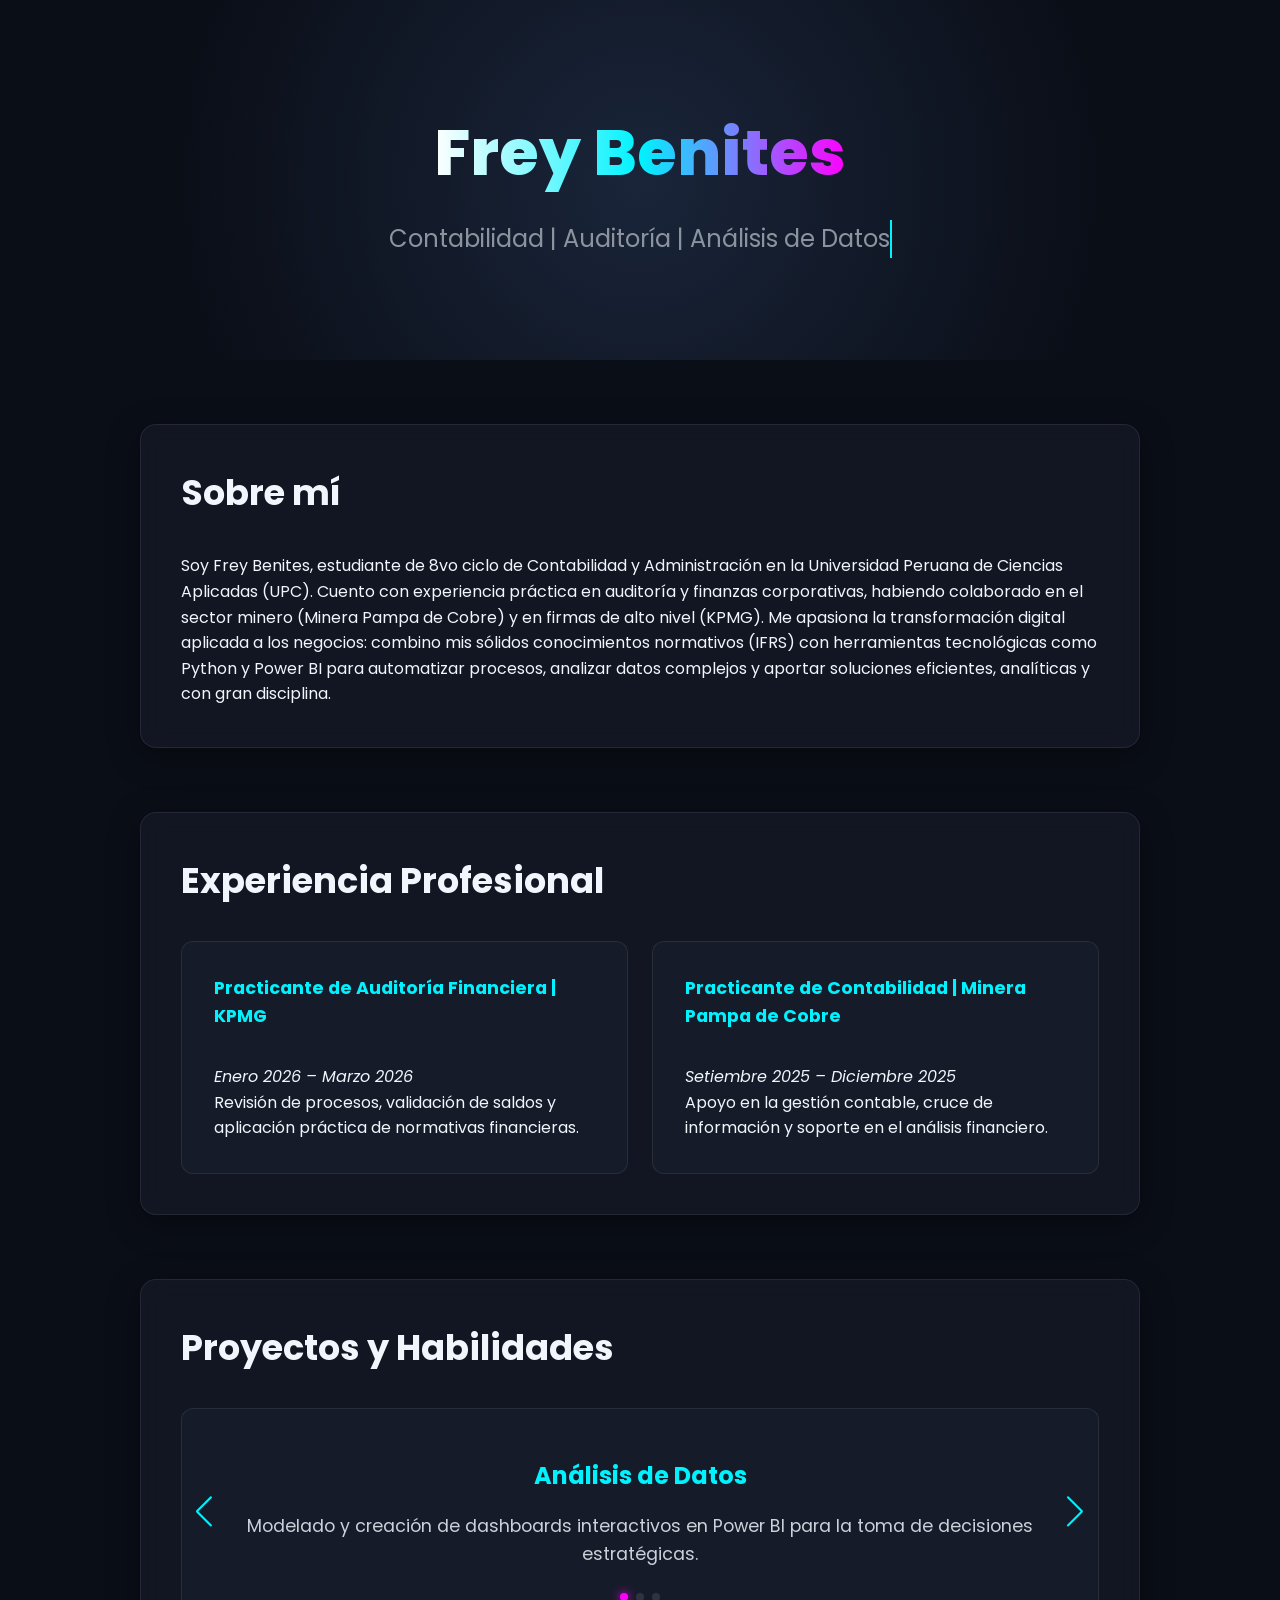
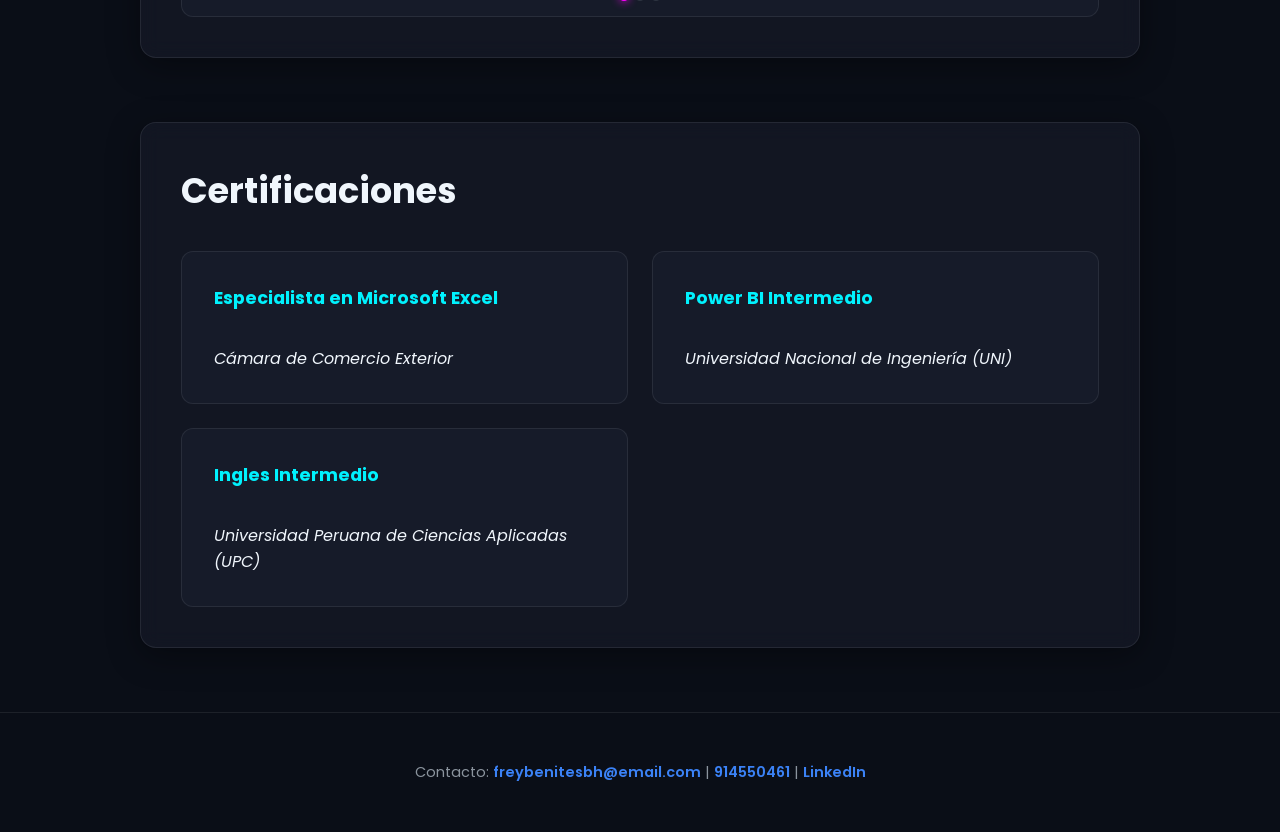
<file: index.html>
<!DOCTYPE html>
<html lang="es">
<head>
    <meta charset="UTF-8">
    <meta name="viewport" content="width=device-width, initial-scale=1.0">
    <title>Frey Benites - Portafolio</title>
    
    <link rel="stylesheet" href="style.css">
    
    <link rel="stylesheet" href="https://cdn.jsdelivr.net/npm/swiper@11/swiper-bundle.min.css" />
</head>
<body>

    <header>
        <h1>Frey Benites</h1>
        <p class="typewriter">Contabilidad | Auditoría | Análisis de Datos</p>
    </header>

    <section id="sobre-mi">
        <h2>Sobre mí</h2>
        <p>Soy Frey Benites, estudiante de 8vo ciclo de Contabilidad y Administración en la Universidad Peruana de Ciencias Aplicadas (UPC). Cuento con experiencia práctica en auditoría y finanzas corporativas, habiendo colaborado en el sector minero (Minera Pampa de Cobre) y en firmas de alto nivel (KPMG). Me apasiona la transformación digital aplicada a los negocios: combino mis sólidos conocimientos normativos (IFRS) con herramientas tecnológicas como Python y Power BI para automatizar procesos, analizar datos complejos y aportar soluciones eficientes, analíticas y con gran disciplina.</p>
    </section>

    <section id="experiencia">
        <h2>Experiencia Profesional</h2>
        <ul>
            <li>
                <strong>Practicante de Auditoría Financiera | KPMG</strong> <br> 
                <em>Enero 2026 – Marzo 2026</em> <br> 
                Revisión de procesos, validación de saldos y aplicación práctica de normativas financieras.
            </li>
            <li>
                <strong>Practicante de Contabilidad | Minera Pampa de Cobre</strong> <br> 
                <em>Setiembre 2025 – Diciembre 2025</em> <br> 
                Apoyo en la gestión contable, cruce de información y soporte en el análisis financiero.
            </li>
        </ul>
    </section>

    <section id="proyectos">
        <h2>Proyectos y Habilidades</h2>
        
        <div class="swiper">
            <div class="swiper-wrapper">
                
                <div class="swiper-slide">
                    <h3>Análisis de Datos</h3>
                    <p>Modelado y creación de dashboards interactivos en Power BI para la toma de decisiones estratégicas.</p>
                </div>
                
                <div class="swiper-slide">
                    <h3>Automatización con Python</h3>
                    <p>Desarrollo de scripts para la optimización, estructuración y limpieza de grandes bases de datos contables.</p>
                </div>
                
                <div class="swiper-slide">
                    <h3>Normativa Contable</h3>
                    <p>Análisis técnico, justificación y aplicación estricta de normas como la NIC 16, NIC 2 y el PCGE.</p>
                </div>

            </div>
            
            <div class="swiper-pagination"></div>

            <div class="swiper-button-prev"></div>
            <div class="swiper-button-next"></div>
        </div>
    </section>

    <section id="certificaciones">
        <h2>Certificaciones</h2>
        <ul>
            <li><strong>Especialista en Microsoft Excel</strong> <br> <em>Cámara de Comercio Exterior</em></li>
            <li><strong>Power BI Intermedio</strong> <br> <em>Universidad Nacional de Ingeniería (UNI)</em></li>
            <li><strong>Ingles Intermedio</strong> <br> <em>Universidad Peruana de Ciencias Aplicadas (UPC)</em></li>
        </ul>
    </section>

   <footer>
    <p>
        Contacto: 
        <a href="mailto:freybenitesbh@email.com" style="color: #3b82f6; text-decoration: none;">freybenitesbh@email.com</a> | 
        <a href="tel:914550461" style="color: #3b82f6; text-decoration: none;">914550461</a> | 
        <a href="https://www.linkedin.com/in/freybh" target="_blank" style="color: #3b82f6; text-decoration: none;">LinkedIn</a>
    </p>
</footer>

    <script src="https://cdn.jsdelivr.net/npm/swiper@11/swiper-bundle.min.js"></script>
    <script>
        const swiper = new Swiper('.swiper', {
            direction: 'horizontal',
            loop: true, // Carrusel infinito
            autoplay: {
                delay: 3500, // Cambia cada 3.5 segundos
                disableOnInteraction: false,
            },
            pagination: {
                el: '.swiper-pagination',
                clickable: true,
            },
            navigation: {
                nextEl: '.swiper-button-next',
                prevEl: '.swiper-button-prev',
            },
        });
    </script>

</body>
</html>
</file>
<file: style.css>
/* =========================================
   1. IMPORTACIÓN DE FUENTES Y VARIABLES
========================================= */
@import url('https://fonts.googleapis.com/css2?family=Poppins:wght@300;400;600;700&display=swap');

:root {
    /* Paleta Tech/IA: Oscuro con acentos Cian y Magenta neón */
    --bg-color: #0a0e17; /* Fondo principal muy oscuro */
    --bg-accent: #161b29; /* Fondo de tarjetas/secciones */
    --text-color: #f0f6fc;
    --primary-neon: #00f2fe; /* Cian eléctrico */
    --secondary-neon: #4facfe; /* Azul brillante */
    --accent-magenta: #ff00ff; /* Magenta para toques finales */
    --glass-bg: rgba(22, 27, 41, 0.7); /* Efecto cristal esmerilado */
    --border-glass: rgba(255, 255, 255, 0.08);
}

/* =========================================
   2. ESTILOS BASE Y RESET
========================================= */
* {
    margin: 0;
    padding: 0;
    box-sizing: border-box;
}

body {
    font-family: 'Poppins', system-ui, sans-serif;
    line-height: 1.6;
    background-color: var(--bg-color);
    color: var(--text-color);
    overflow-x: hidden; /* Evita que la página se desborde hacia los lados por las animaciones */
}

/* =========================================
   3. DISEÑO DE SECCIONES GENERALES
========================================= */
section {
    max-width: 1000px;
    margin: 4rem auto;
    padding: 2.5rem;
    background: var(--glass-bg);
    backdrop-filter: blur(10px); /* Efecto difuminado del fondo */
    border-radius: 16px;
    border: 1px solid var(--border-glass);
    box-shadow: 0 8px 32px 0 rgba(0, 0, 0, 0.37);
    /* Animación de entrada */
    animation: fadeInUp 0.8s ease both;
}

/* Efecto de cascada: las secciones aparecen una tras otra */
section:nth-child(2) { animation-delay: 0.2s; }
section:nth-child(3) { animation-delay: 0.4s; }
section:nth-child(4) { animation-delay: 0.6s; }
section:nth-child(5) { animation-delay: 0.8s; }

h2 {
    font-size: 2.2rem;
    font-weight: 700;
    color: var(--text-color);
    margin-bottom: 2rem;
    position: relative;
    display: inline-block;
}

/* Línea de neón animada debajo de los títulos (h2) */
h2::after {
    content: '';
    position: absolute;
    width: 0;
    height: 3px;
    bottom: -5px;
    left: 0;
    background: linear-gradient(90deg, var(--primary-neon), var(--secondary-neon));
    transition: width 0.4s ease;
}

section:hover h2::after {
    width: 100%; /* La línea crece al pasar el mouse sobre la sección */
}

/* =========================================
   4. CABECERA (HEADER)
========================================= */
header {
    height: 40vh; /* Ocupa el 80% de la pantalla inicial */
    display: flex;
    flex-direction: column;
    justify-content: center;
    align-items: center;
    text-align: center;
    background: radial-gradient(circle at center, #1a253a 0%, var(--bg-color) 70%);
    padding: 2rem;
}

header h1 {
    font-size: 4rem;
    font-weight: 800;
    /* Texto con gradiente de colores */
    background: linear-gradient(to right, #ffffff, var(--primary-neon), var(--accent-magenta));
    -webkit-background-clip: text;
    -webkit-text-fill-color: transparent;
    margin-bottom: 1rem;
    animation: fadeInUp 1s ease both;
}

/* =========================================
   5. LISTAS Y TARJETAS (Experiencia, Certificados)
========================================= */
ul {
    list-style-type: none;
    display: grid;
    grid-template-columns: repeat(auto-fit, minmax(300px, 1fr));
    gap: 1.5rem;
}

ul li {
    background: var(--bg-accent);
    padding: 2rem;
    border-radius: 12px;
    border: 1px solid var(--border-glass);
    transition: all 0.3s ease;
    cursor: default;
}

/* Efecto al pasar el mouse por encima de una tarjeta */
ul li:hover {
    transform: translateY(-5px) scale(1.02);
    border-color: var(--primary-neon);
    box-shadow: 0 10px 20px rgba(0, 242, 254, 0.15);
}

ul li strong {
    color: var(--primary-neon);
    font-size: 1.1rem;
    display: block;
    margin-bottom: 0.5rem;
}

/* =========================================
   6. CARRUSEL (Estilos para Swiper.js)
========================================= */
.swiper {
    width: 100%;
    height: auto;
    padding-bottom: 3.5rem; /* Espacio para los puntitos de abajo */
}

.swiper-slide {
    text-align: center;
    background: var(--bg-accent);
    display: flex;
    flex-direction: column;
    justify-content: center;
    align-items: center;
    padding: 3rem;
    border-radius: 12px;
    border: 1px solid var(--border-glass);
    transition: all 0.3s ease;
}

.swiper-slide h3 {
    color: var(--primary-neon);
    font-size: 1.5rem;
    margin-bottom: 1rem;
}

.swiper-slide p {
    font-size: 1.1rem;
    color: #c9d1d9;
}

/* Colores de las flechas y puntos de Swiper */
.swiper-button-next, .swiper-button-prev {
    color: var(--primary-neon) !important;
    transform: scale(0.7); /* Las hace un poco más sutiles */
}

.swiper-pagination-bullet {
    background: #8b949e !important; /* Puntos inactivos */
}

.swiper-pagination-bullet-active {
    background: var(--accent-magenta) !important; /* Punto activo */
    box-shadow: 0 0 10px var(--accent-magenta);
}

/* =========================================
   7. PIE DE PÁGINA (FOOTER)
========================================= */
footer {
    text-align: center;
    padding: 3rem;
    font-size: 0.9rem;
    color: #8b949e;
    border-top: 1px solid var(--border-glass);
    margin-top: 4rem;
}

footer a {
    color: var(--secondary-neon);
    text-decoration: none;
    transition: color 0.3s ease;
    font-weight: 600;
}

footer a:hover {
    color: var(--accent-magenta);
}

/* =========================================
   8. ANIMACIONES Y EFECTOS ESPECIALES
========================================= */
/* Animación de aparición suave desde abajo */
@keyframes fadeInUp {
    from {
        opacity: 0;
        transform: translateY(30px);
    }
    to {
        opacity: 1;
        transform: translateY(0);
    }
}

/* Efecto Máquina de Escribir (Typewriter) */
.typewriter {
    overflow: hidden; 
    border-right: 2px solid var(--primary-neon); /* El cursor de escritura */
    white-space: nowrap; 
    margin: 0 auto; 
    font-size: 1.5rem;
    color: #8b949e;
    animation: 
      typing 3.5s steps(40, end),
      blink-caret .75s step-end infinite;
}

/* La escritura en sí */
@keyframes typing {
    from { width: 0 }
    to { width: 100% } /* Ajusta automáticamente al tamaño del texto */
}

/* El parpadeo del cursor */
@keyframes blink-caret {
    from, to { border-color: transparent }
    50% { border-color: var(--primary-neon); }
}

/* Ajustes para pantallas pequeñas (Celulares) */
@media (max-width: 768px) {
    header h1 { font-size: 2.5rem; }
    .typewriter { font-size: 1rem; border-right: none; white-space: normal; animation: fadeInUp 1s ease both; }
    section { margin: 2rem 1rem; padding: 1.5rem; }
}
</file>
